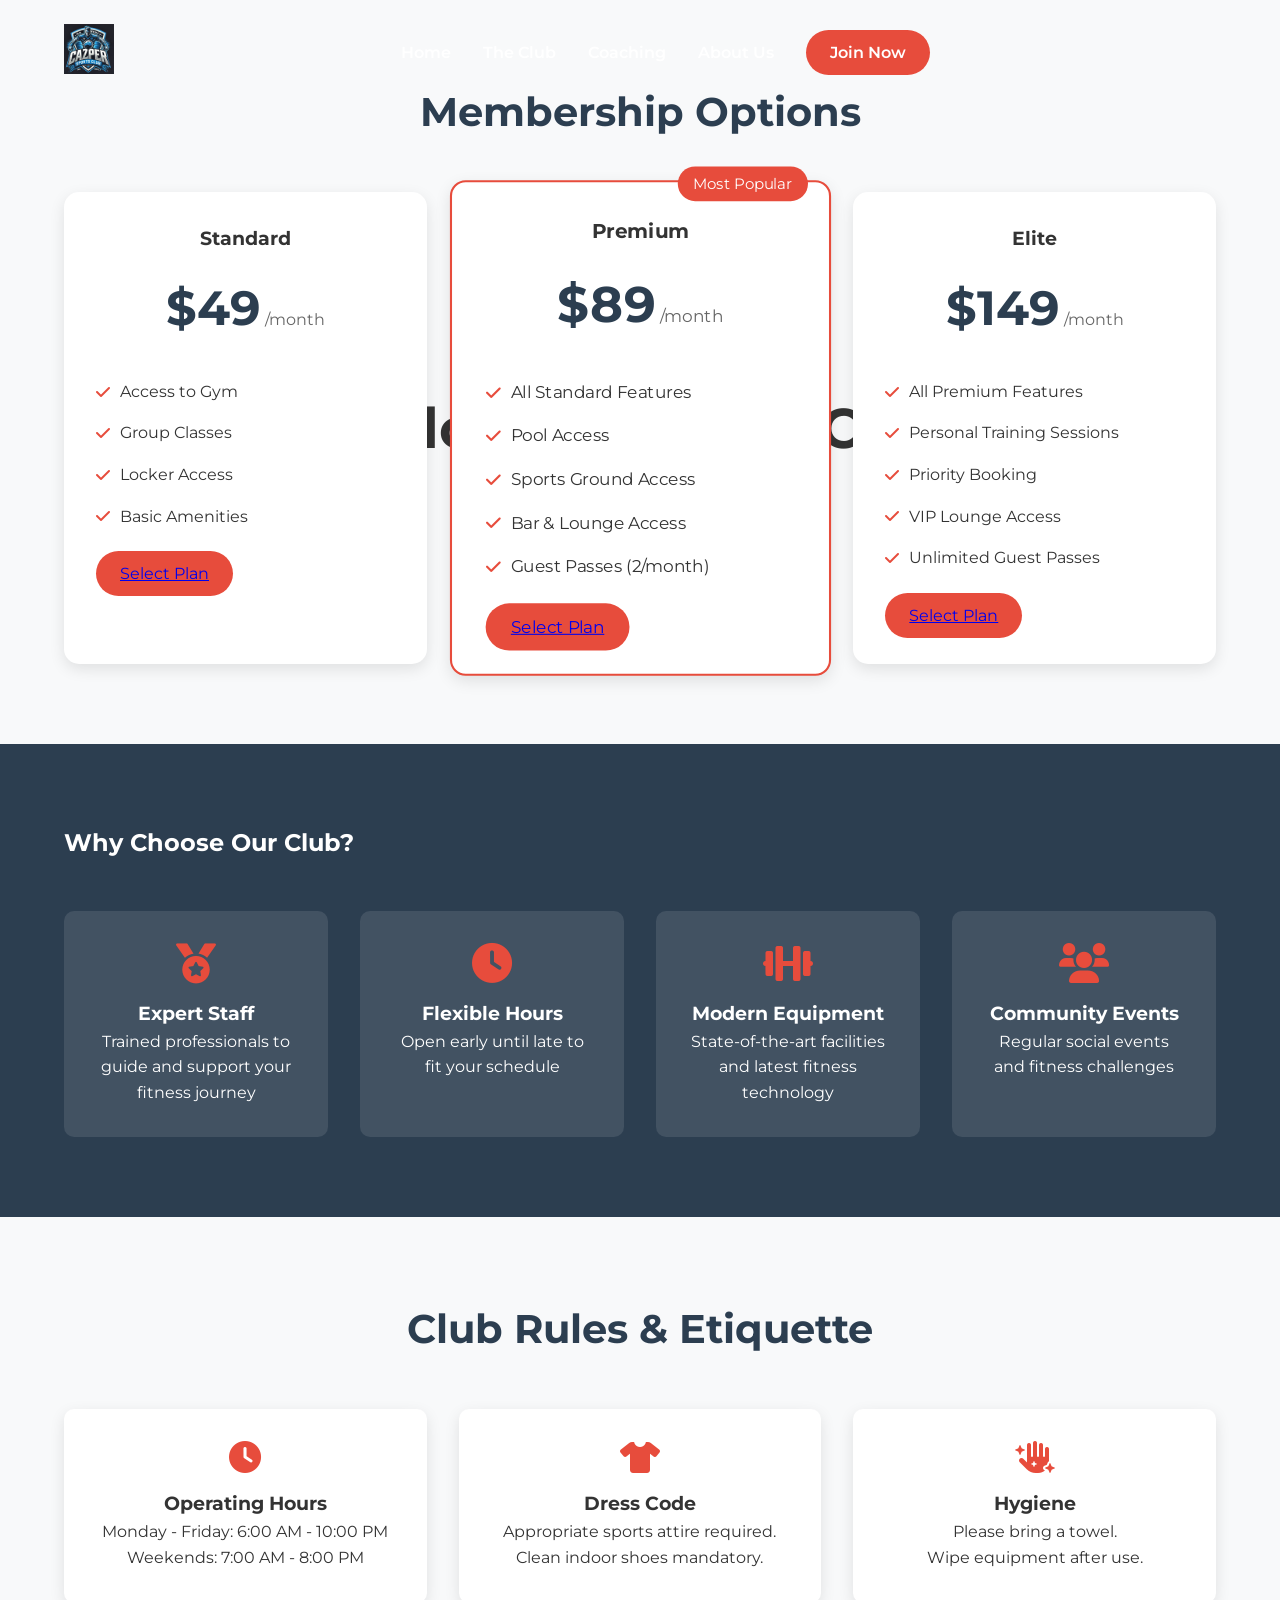
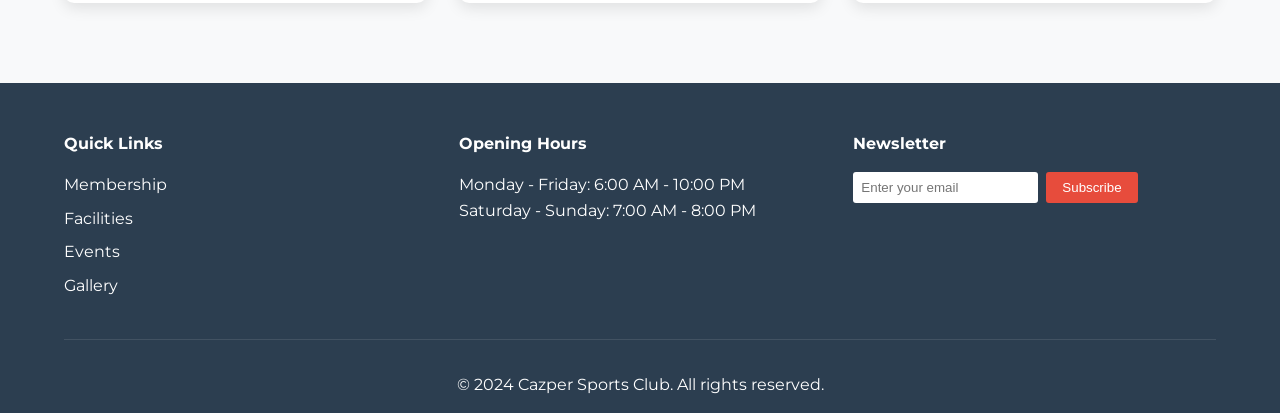
<file: web_project_5922/Cazper-Sports-Club/club.html>
<!DOCTYPE html>
<html lang="en">
<head>
    <meta charset="UTF-8">
    <meta name="viewport" content="width=device-width, initial-scale=1.0">
    <title>The Club - Cazper Sports Club</title>
    <link rel="stylesheet" href="styles.css">
    <link href="https://fonts.googleapis.com/css2?family=Montserrat:wght@400;600;700&display=swap" rel="stylesheet">
    <link rel="stylesheet" href="https://cdnjs.cloudflare.com/ajax/libs/font-awesome/6.0.0/css/all.min.css">
</head>
<body>
    <!-- Loader -->
    <div class="page-loader">
        <div class="loader"></div>
    </div>

    <!-- Hero Section -->
    <header class="club-hero">
        <nav>
            <div class="logo">
                <img src="logo.webp" alt="Cazper Sports Club Logo">
            </div>
            <ul class="nav-links">
                <li><a href="index.html">Home</a></li>
                <li><a href="club.html" class="active">The Club</a></li>
                <li><a href="coaching.html">Coaching</a></li>
                <li><a href="about.html">About Us</a></li>
                <li><a href="#" class="btn-primary">Join Now</a></li>
            </ul>
            <div class="hamburger">
                <span></span>
                <span></span>
                <span></span>
            </div>
        </nav>
        <div class="hero-content">
            <h1>Welcome to Our Club</h1>
            <p>Experience Excellence in Sports and Leisure</p>
        </div>
    </header>

    <!-- Membership Section -->
    <section class="membership">
        <h2 class="section-title">Membership Options</h2>
        <div class="membership-grid">
            <div class="membership-card" data-aos="fade-up">
                <div class="membership-header">
                    <h3>Standard</h3>
                    <div class="price">
                        <span class="amount">$49</span>
                        <span class="period">/month</span>
                    </div>
                </div>
                <ul class="membership-features">
                    <li><i class="fas fa-check"></i> Access to Gym</li>
                    <li><i class="fas fa-check"></i> Group Classes</li>
                    <li><i class="fas fa-check"></i> Locker Access</li>
                    <li><i class="fas fa-check"></i> Basic Amenities</li>
                </ul>
                <a href="#" class="btn-primary">Select Plan</a>
            </div>

            <div class="membership-card featured" data-aos="fade-up" data-aos-delay="100">
                <div class="membership-header">
                    <div class="featured-tag">Most Popular</div>
                    <h3>Premium</h3>
                    <div class="price">
                        <span class="amount">$89</span>
                        <span class="period">/month</span>
                    </div>
                </div>
                <ul class="membership-features">
                    <li><i class="fas fa-check"></i> All Standard Features</li>
                    <li><i class="fas fa-check"></i> Pool Access</li>
                    <li><i class="fas fa-check"></i> Sports Ground Access</li>
                    <li><i class="fas fa-check"></i> Bar & Lounge Access</li>
                    <li><i class="fas fa-check"></i> Guest Passes (2/month)</li>
                </ul>
                <a href="#" class="btn-primary">Select Plan</a>
            </div>

            <div class="membership-card" data-aos="fade-up" data-aos-delay="200">
                <div class="membership-header">
                    <h3>Elite</h3>
                    <div class="price">
                        <span class="amount">$149</span>
                        <span class="period">/month</span>
                    </div>
                </div>
                <ul class="membership-features">
                    <li><i class="fas fa-check"></i> All Premium Features</li>
                    <li><i class="fas fa-check"></i> Personal Training Sessions</li>
                    <li><i class="fas fa-check"></i> Priority Booking</li>
                    <li><i class="fas fa-check"></i> VIP Lounge Access</li>
                    <li><i class="fas fa-check"></i> Unlimited Guest Passes</li>
                </ul>
                <a href="#" class="btn-primary">Select Plan</a>
            </div>
        </div>
    </section>

    <!-- Club Features -->
    <section class="club-features">
        <div class="features-content">
            <h2>Why Choose Our Club?</h2>
            <div class="features-grid">
                <div class="feature-item" data-aos="fade-right">
                    <i class="fas fa-medal"></i>
                    <h3>Expert Staff</h3>
                    <p>Trained professionals to guide and support your fitness journey</p>
                </div>
                <div class="feature-item" data-aos="fade-right" data-aos-delay="100">
                    <i class="fas fa-clock"></i>
                    <h3>Flexible Hours</h3>
                    <p>Open early until late to fit your schedule</p>
                </div>
                <div class="feature-item" data-aos="fade-right" data-aos-delay="200">
                    <i class="fas fa-dumbbell"></i>
                    <h3>Modern Equipment</h3>
                    <p>State-of-the-art facilities and latest fitness technology</p>
                </div>
                <div class="feature-item" data-aos="fade-right" data-aos-delay="300">
                    <i class="fas fa-users"></i>
                    <h3>Community Events</h3>
                    <p>Regular social events and fitness challenges</p>
                </div>
            </div>
        </div>
    </section>

    <!-- Club Rules -->
    <section class="club-rules">
        <h2 class="section-title">Club Rules & Etiquette</h2>
        <div class="rules-container">
            <div class="rule-card" data-aos="fade-up">
                <i class="fas fa-clock"></i>
                <h3>Operating Hours</h3>
                <p>Monday - Friday: 6:00 AM - 10:00 PM<br>
                   Weekends: 7:00 AM - 8:00 PM</p>
            </div>
            <div class="rule-card" data-aos="fade-up" data-aos-delay="100">
                <i class="fas fa-tshirt"></i>
                <h3>Dress Code</h3>
                <p>Appropriate sports attire required.<br>
                   Clean indoor shoes mandatory.</p>
            </div>
            <div class="rule-card" data-aos="fade-up" data-aos-delay="200">
                <i class="fas fa-hand-sparkles"></i>
                <h3>Hygiene</h3>
                <p>Please bring a towel.<br>
                   Wipe equipment after use.</p>
            </div>
        </div>
    </section>

    <!-- Footer -->
    <footer>
        <div class="footer-content">
            <div class="footer-section">
                <h4>Quick Links</h4>
                <ul>
                    <li><a href="#">Membership</a></li>
                    <li><a href="#">Facilities</a></li>
                    <li><a href="#">Events</a></li>
                    <li><a href="#">Gallery</a></li>
                </ul>
            </div>
            <div class="footer-section">
                <h4>Opening Hours</h4>
                <p>Monday - Friday: 6:00 AM - 10:00 PM</p>
                <p>Saturday - Sunday: 7:00 AM - 8:00 PM</p>
            </div>
            <div class="footer-section">
                <h4>Newsletter</h4>
                <form class="newsletter-form">
                    <input type="email" placeholder="Enter your email">
                    <button type="submit">Subscribe</button>
                </form>
            </div>
        </div>
        <div class="footer-bottom">
            <p>&copy; 2024 Cazper Sports Club. All rights reserved.</p>
        </div>
    </footer>

    <script src="scripts.js"></script>
</body>
</html>
</file>
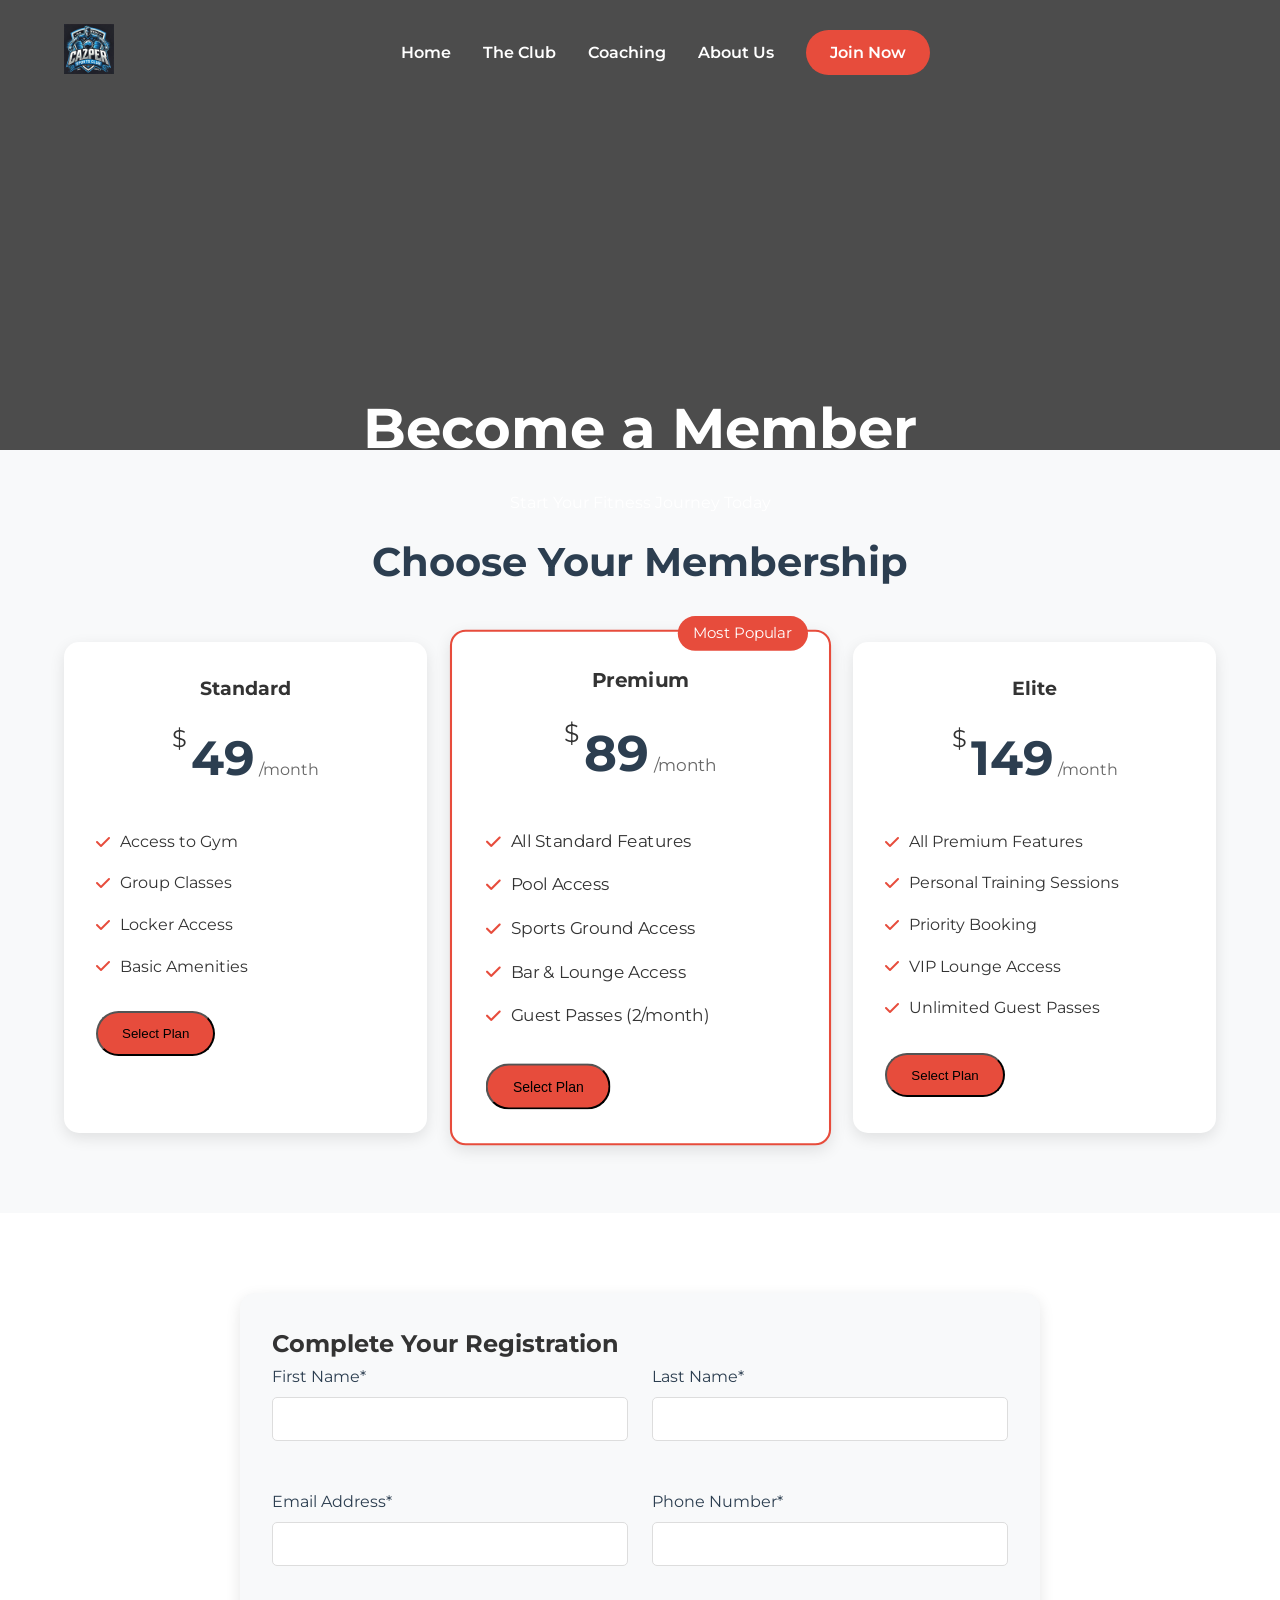
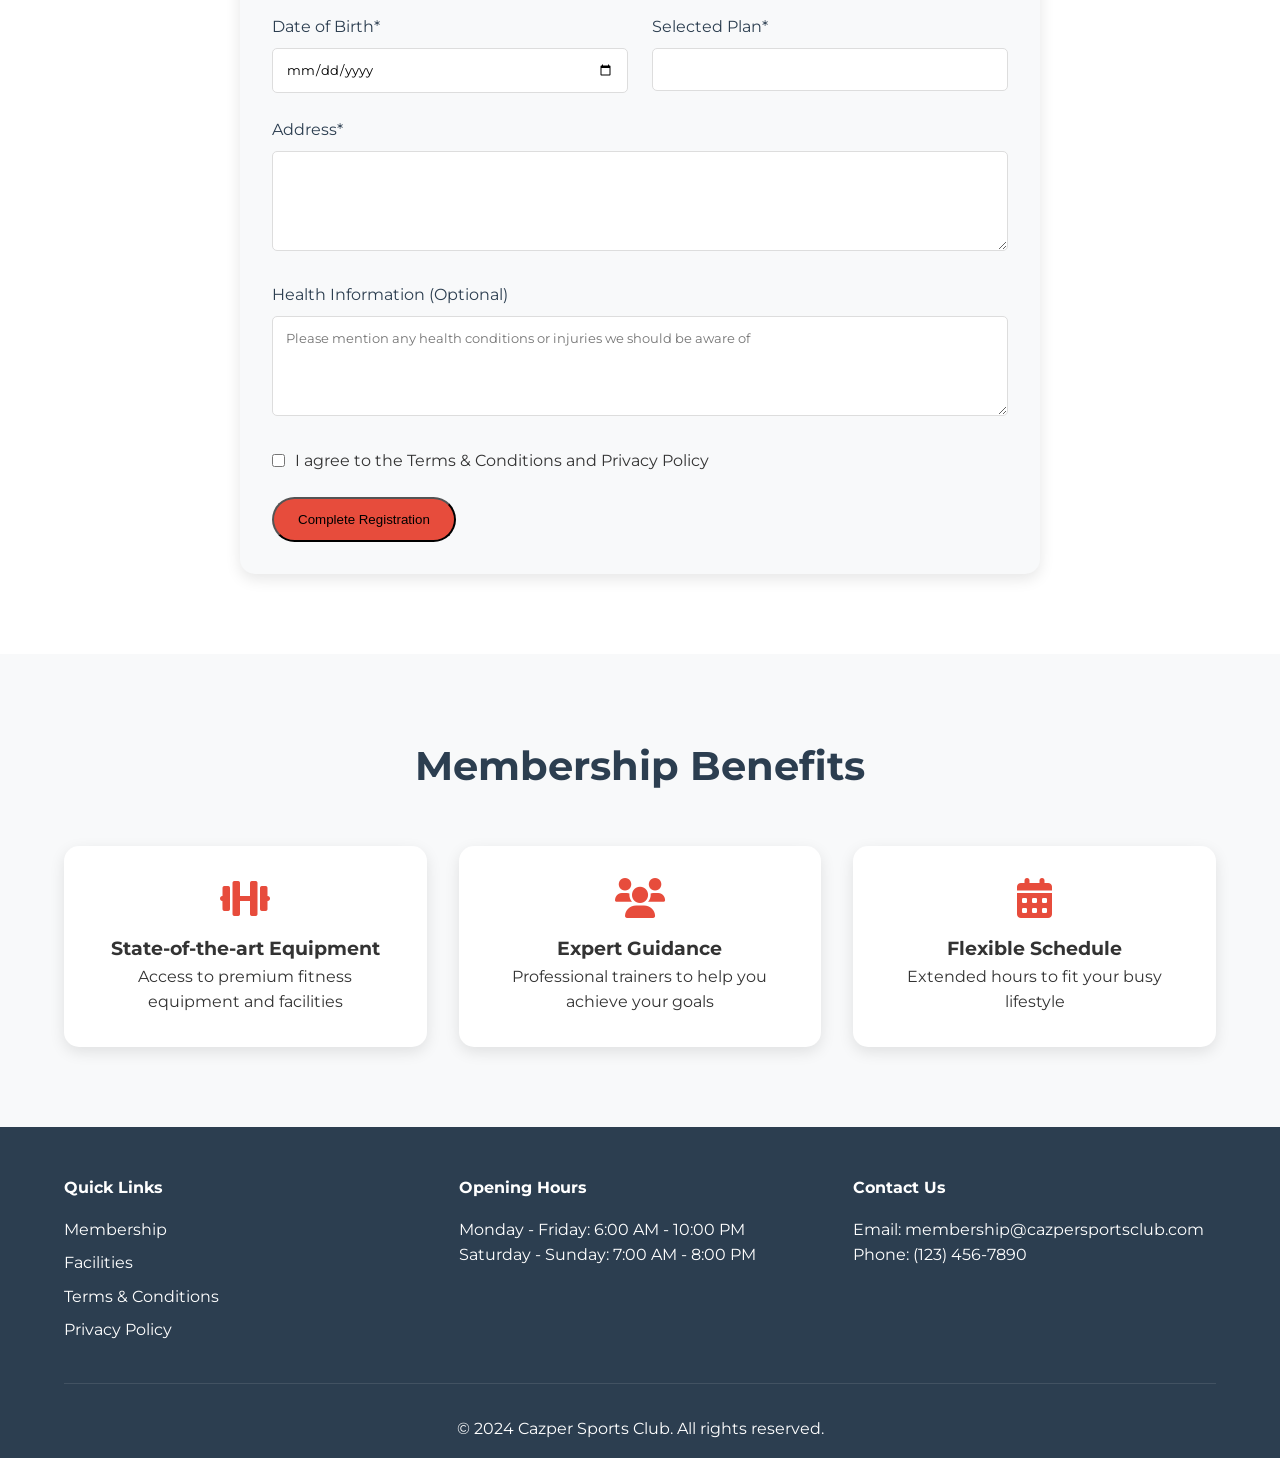
<file: web_project_5922/Cazper-Sports-Club/join.html>
<!DOCTYPE html>
<html lang="en">
<head>
    <meta charset="UTF-8">
    <meta name="viewport" content="width=device-width, initial-scale=1.0">
    <title>Join Now - Cazper Sports Club</title>
    <link rel="stylesheet" href="styles.css">
    <link href="https://fonts.googleapis.com/css2?family=Montserrat:wght@400;600;700&display=swap" rel="stylesheet">
    <link rel="stylesheet" href="https://cdnjs.cloudflare.com/ajax/libs/font-awesome/6.0.0/css/all.min.css">
</head>
<body>
    <!-- Loader -->
    <div class="page-loader">
        <div class="loader"></div>
    </div>

    <!-- Hero Section -->
    <header class="join-hero">
        <nav>
            <div class="logo">
                <img src="logo.webp" alt="Cazper Sports Club Logo">
            </div>
            <ul class="nav-links">
                <li><a href="index.html">Home</a></li>
                <li><a href="club.html">The Club</a></li>
                <li><a href="coaching.html">Coaching</a></li>
                <li><a href="about.html">About Us</a></li>
                <li><a href="join.html" class="btn-primary active">Join Now</a></li>
            </ul>
            <div class="hamburger">
                <span></span>
                <span></span>
                <span></span>
            </div>
        </nav>
        <div class="hero-content">
            <h1>Become a Member</h1>
            <p>Start Your Fitness Journey Today</p>
        </div>
    </header>

    <!-- Membership Plans Section -->
    <section class="membership-plans">
        <h2 class="section-title">Choose Your Membership</h2>
        <div class="plans-grid">
            <div class="plan-card" data-aos="fade-up">
                <div class="plan-header">
                    <h3>Standard</h3>
                    <div class="plan-price">
                        <span class="currency">$</span>
                        <span class="amount">49</span>
                        <span class="period">/month</span>
                    </div>
                </div>
                <ul class="plan-features">
                    <li><i class="fas fa-check"></i> Access to Gym</li>
                    <li><i class="fas fa-check"></i> Group Classes</li>
                    <li><i class="fas fa-check"></i> Locker Access</li>
                    <li><i class="fas fa-check"></i> Basic Amenities</li>
                </ul>
                <button class="btn-primary select-plan" data-plan="standard">Select Plan</button>
            </div>

            <div class="plan-card featured" data-aos="fade-up" data-aos-delay="100">
                <div class="featured-tag">Most Popular</div>
                <div class="plan-header">
                    <h3>Premium</h3>
                    <div class="plan-price">
                        <span class="currency">$</span>
                        <span class="amount">89</span>
                        <span class="period">/month</span>
                    </div>
                </div>
                <ul class="plan-features">
                    <li><i class="fas fa-check"></i> All Standard Features</li>
                    <li><i class="fas fa-check"></i> Pool Access</li>
                    <li><i class="fas fa-check"></i> Sports Ground Access</li>
                    <li><i class="fas fa-check"></i> Bar & Lounge Access</li>
                    <li><i class="fas fa-check"></i> Guest Passes (2/month)</li>
                </ul>
                <button class="btn-primary select-plan" data-plan="premium">Select Plan</button>
            </div>

            <div class="plan-card" data-aos="fade-up" data-aos-delay="200">
                <div class="plan-header">
                    <h3>Elite</h3>
                    <div class="plan-price">
                        <span class="currency">$</span>
                        <span class="amount">149</span>
                        <span class="period">/month</span>
                    </div>
                </div>
                <ul class="plan-features">
                    <li><i class="fas fa-check"></i> All Premium Features</li>
                    <li><i class="fas fa-check"></i> Personal Training Sessions</li>
                    <li><i class="fas fa-check"></i> Priority Booking</li>
                    <li><i class="fas fa-check"></i> VIP Lounge Access</li>
                    <li><i class="fas fa-check"></i> Unlimited Guest Passes</li>
                </ul>
                <button class="btn-primary select-plan" data-plan="elite">Select Plan</button>
            </div>
        </div>
    </section>

    <!-- Registration Form Section -->
    <section class="registration-form" id="registration">
        <div class="form-container">
            <h2>Complete Your Registration</h2>
            <form id="joinForm" data-aos="fade-up">
                <div class="form-grid">
                    <div class="form-group">
                        <label for="firstName">First Name*</label>
                        <input type="text" id="firstName" required>
                    </div>
                    <div class="form-group">
                        <label for="lastName">Last Name*</label>
                        <input type="text" id="lastName" required>
                    </div>
                    <div class="form-group">
                        <label for="email">Email Address*</label>
                        <input type="email" id="email" required>
                    </div>
                    <div class="form-group">
                        <label for="phone">Phone Number*</label>
                        <input type="tel" id="phone" required>
                    </div>
                    <div class="form-group">
                        <label for="dob">Date of Birth*</label>
                        <input type="date" id="dob" required>
                    </div>
                    <div class="form-group">
                        <label for="selectedPlan">Selected Plan*</label>
                        <input type="text" id="selectedPlan" readonly>
                    </div>
                </div>

                <div class="form-group full-width">
                    <label for="address">Address*</label>
                    <textarea id="address" required></textarea>
                </div>

                <div class="form-group full-width">
                    <label for="healthInfo">Health Information (Optional)</label>
                    <textarea id="healthInfo" placeholder="Please mention any health conditions or injuries we should be aware of"></textarea>
                </div>

                <div class="form-checkbox">
                    <input type="checkbox" id="terms" required>
                    <label for="terms">I agree to the Terms & Conditions and Privacy Policy</label>
                </div>

                <button type="submit" class="btn-primary">Complete Registration</button>
            </form>
        </div>
    </section>

    <!-- Benefits Section -->
    <section class="benefits">
        <h2 class="section-title">Membership Benefits</h2>
        <div class="benefits-grid">
            <div class="benefit-card" data-aos="fade-up">
                <i class="fas fa-dumbbell"></i>
                <h3>State-of-the-art Equipment</h3>
                <p>Access to premium fitness equipment and facilities</p>
            </div>
            <div class="benefit-card" data-aos="fade-up" data-aos-delay="100">
                <i class="fas fa-users"></i>
                <h3>Expert Guidance</h3>
                <p>Professional trainers to help you achieve your goals</p>
            </div>
            <div class="benefit-card" data-aos="fade-up" data-aos-delay="200">
                <i class="fas fa-calendar-alt"></i>
                <h3>Flexible Schedule</h3>
                <p>Extended hours to fit your busy lifestyle</p>
            </div>
        </div>
    </section>

    <!-- Footer -->
    <footer>
        <div class="footer-content">
            <div class="footer-section">
                <h4>Quick Links</h4>
                <ul>
                    <li><a href="#">Membership</a></li>
                    <li><a href="#">Facilities</a></li>
                    <li><a href="#">Terms & Conditions</a></li>
                    <li><a href="#">Privacy Policy</a></li>
                </ul>
            </div>
            <div class="footer-section">
                <h4>Opening Hours</h4>
                <p>Monday - Friday: 6:00 AM - 10:00 PM</p>
                <p>Saturday - Sunday: 7:00 AM - 8:00 PM</p>
            </div>
            <div class="footer-section">
                <h4>Contact Us</h4>
                <p>Email: membership@cazpersportsclub.com</p>
                <p>Phone: (123) 456-7890</p>
            </div>
        </div>
        <div class="footer-bottom">
            <p>&copy; 2024 Cazper Sports Club. All rights reserved.</p>
        </div>
    </footer>

    <script src="scripts.js"></script>
</body>
</html>
</file>
<file: web_project_5922/Cazper-Sports-Club/styles.css>
:root {
    --primary-color: #2c3e50;
    --secondary-color: #e74c3c;
    --accent-color: #3498db;
    --text-color: #333;
    --light-bg: #f8f9fa;
    --white: #ffffff;
}

* {
    margin: 0;
    padding: 0;
    box-sizing: border-box;
}

body {
    font-family: 'Montserrat', sans-serif;
    line-height: 1.6;
    color: var(--text-color);
}

/* Hero Section */
.hero {
    height: 100vh;
    background: linear-gradient(rgba(0,0,0,0.5), rgba(0,0,0,0.5)), url('background.jpeg');
    background-size: cover;
    background-position: center;
    color: var(--white);
}

nav {
    padding: 1.5rem 5%;
    display: flex;
    justify-content: space-between;
    align-items: center;
    position: fixed;
    width: 100%;
    z-index: 1000;
    transition: 0.3s;
    background: transparent;
}

nav.scrolled {
    background: var(--primary-color);
    box-shadow: 0 2px 10px rgba(0,0,0,0.1);
}

.logo img {
    height: 50px;
}

.nav-links {
    display: flex;
    list-style: none;
    gap: 2rem;
}

.nav-links a {
    color: var(--white);
    text-decoration: none;
    font-weight: 600;
    transition: 0.3s;
}

.btn-primary {
    background: var(--secondary-color);
    padding: 0.8rem 1.5rem;
    border-radius: 30px;
    transition: 0.3s;
}

.btn-primary:hover {
    background: #c0392b;
    transform: translateY(-2px);
}

.hero-content {
    position: absolute;
    top: 50%;
    left: 50%;
    transform: translate(-50%, -50%);
    text-align: center;
    
}

.hero-content h1 {
    font-size: 3.5rem;
    margin-bottom: 1rem;
}

/* Facilities Section */
.facilities {
    padding: 5rem 5%;
    background: var(--light-bg);
}

.section-title {
    text-align: center;
    margin-bottom: 3rem;
    font-size: 2.5rem;
    color: var(--primary-color);
}

.facility-grid {
    display: grid;
    grid-template-columns: repeat(auto-fit, minmax(300px, 1fr));
    gap: 2rem;
}

.facility-card {
    background: var(--white);
    border-radius: 10px;
    overflow: hidden;
    box-shadow: 0 5px 15px rgba(0,0,0,0.1);
    transition: 0.3s;
    opacity: 0;
    transform: translateY(20px);
    transition: all 0.6s ease-out;
}

.facility-card.animate {
    opacity: 1;
    transform: translateY(0);
}

.facility-card:hover {
    transform: translateY(-10px);
}

.facility-image img {
    width: 100%;
    height: 250px;
    object-fit: cover;
    transition: transform 0.5s ease;
}

.facility-content {
    padding: 1.5rem;
}

.facility-content h3 {
    color: var(--primary-color);
    margin-bottom: 1rem;
}

.btn-secondary {
    display: inline-block;
    padding: 0.5rem 1rem;
    margin-top: 1rem;
    color: var(--secondary-color);
    text-decoration: none;
    border: 2px solid var(--secondary-color);
    border-radius: 20px;
    transition: 0.3s;
}

.btn-secondary:hover {
    background: var(--secondary-color);
    color: var(--white);
}

/* History Section */
.history.parallax {
    background: linear-gradient(rgba(0,0,0,0.7), rgba(0,0,0,0.7)), url('images/history-bg.jpg');
    background-attachment: fixed;
    background-size: cover;
    background-position: center;
    padding: 5rem 5%;
    color: var(--white);
}

.history-content {
    max-width: 800px;
    margin: 0 auto;
    text-align: center;
    opacity: 0;
    transform: scale(0.9);
    transition: all 0.8s ease-out;
}

.history-content.animate {
    opacity: 1;
    transform: scale(1);
}

/* Contact Section */
.contact {
    padding: 5rem 5%;
    background: var(--light-bg);
}

.contact-container {
    display: grid;
    grid-template-columns: 1fr 1fr;
    gap: 3rem;
    max-width: 1200px;
    margin: 0 auto;
    opacity: 0;
    transform: translateY(20px);
    transition: all 0.6s ease-out;
}

.contact-container.animate {
    opacity: 1;
    transform: translateY(0);
}

.contact-info {
    padding: 2rem;
}

.info-item {
    display: flex;
    align-items: center;
    margin: 1.5rem 0;
}

.info-item i {
    font-size: 1.5rem;
    color: var(--secondary-color);
    margin-right: 1rem;
}

.social-links {
    margin-top: 2rem;
}

.social-links a {
    color: var(--primary-color);
    font-size: 1.5rem;
    margin-right: 1rem;
    transition: 0.3s;
}

.social-links a:hover {
    color: var(--secondary-color);
}

.contact-form form {
    display: flex;
    flex-direction: column;
    gap: 1rem;
}

.contact-form input,
.contact-form textarea {
    padding: 1rem;
    border: 1px solid #ddd;
    border-radius: 5px;
}

.contact-form textarea {
    height: 150px;
}

/* Footer */
footer {
    background: var(--primary-color);
    color: var(--white);
    padding: 3rem 5% 1rem;
}

.footer-content {
    display: grid;
    grid-template-columns: repeat(auto-fit, minmax(250px, 1fr));
    gap: 2rem;
    margin-bottom: 2rem;
}

.footer-section h4 {
    margin-bottom: 1rem;
}

.footer-section ul {
    list-style: none;
}

.footer-section ul li {
    margin-bottom: 0.5rem;
}

.footer-section a {
    color: var(--white);
    text-decoration: none;
    transition: 0.3s;
}

.footer-section a:hover {
    color: var(--secondary-color);
}

.newsletter-form {
    display: flex;
    gap: 0.5rem;
}

.newsletter-form input {
    padding: 0.5rem;
    border: none;
    border-radius: 3px;
}

.newsletter-form button {
    background: var(--secondary-color);
    color: var(--white);
    border: none;
    padding: 0.5rem 1rem;
    border-radius: 3px;
    cursor: pointer;
    transition: 0.3s;
}

.newsletter-form button:hover {
    background: #c0392b;
}

.footer-bottom {
    text-align: center;
    padding-top: 2rem;
    border-top: 1px solid rgba(255,255,255,0.1);
}

/* Responsive Design */
@media (max-width: 768px) {
    .nav-links {
        display: none;
    }
    
    .hamburger {
        display: block;
    }
    
    .hero-content h1 {
        font-size: 2.5rem;
    }
    
    .contact-container {
        grid-template-columns: 1fr;
    }
}

/* Animations */
@keyframes fadeIn {
    from { opacity: 0; transform: translateY(20px); }
    to { opacity: 1; transform: translateY(0); }
}

@keyframes slideIn {
    from { transform: translateX(-100px); opacity: 0; }
    to { transform: translateX(0); opacity: 1; }
}

@keyframes scaleIn {
    from { transform: scale(0.9); opacity: 0; }
    to { transform: scale(1); opacity: 1; }
}

/* Animation classes */
.facility-card {
    opacity: 0;
    transform: translateY(20px);
    transition: all 0.6s ease-out;
}

.facility-card.animate {
    opacity: 1;
    transform: translateY(0);
}

.history-content {
    opacity: 0;
    transform: scale(0.9);
    transition: all 0.8s ease-out;
}

.history-content.animate {
    opacity: 1;
    transform: scale(1);
}

.contact-container {
    opacity: 0;
    transform: translateY(20px);
    transition: all 0.6s ease-out;
}

.contact-container.animate {
    opacity: 1;
    transform: translateY(0);
}

/* Enhanced Facility Cards */
.facility-image {
    position: relative;
    height: 300px;
    overflow: hidden;
}

.facility-image img {
    width: 100%;
    height: 100%;
    object-fit: cover;
    transition: transform 0.5s ease;
}

.facility-overlay {
    position: absolute;
    top: 20px;
    right: 20px;
    z-index: 2;
}

.facility-tag {
    background: var(--secondary-color);
    color: var(--white);
    padding: 8px 16px;
    border-radius: 20px;
    font-size: 0.9rem;
    font-weight: 600;
    box-shadow: 0 2px 10px rgba(0,0,0,0.2);
}

.facility-content {
    padding: 2rem;
}

.facility-content h3 {
    display: flex;
    align-items: center;
    gap: 10px;
    color: var(--primary-color);
    margin-bottom: 1.5rem;
}

.facility-content h3 i {
    color: var(--secondary-color);
}

.facility-features {
    list-style: none;
    margin-bottom: 1.5rem;
}

.facility-features li {
    position: relative;
    padding-left: 1.5rem;
    margin-bottom: 0.5rem;
    color: #666;
}

.facility-features li::before {
    content: "•";
    color: var(--secondary-color);
    position: absolute;
    left: 0;
    font-weight: bold;
}

/* Hover Effects */
.facility-card:hover {
    transform: translateY(-10px);
}

.facility-card:hover .facility-image img {
    transform: scale(1.1);
}

/* Responsive adjustments */
@media (max-width: 768px) {
    .facility-grid {
        grid-template-columns: 1fr;
        padding: 0 1rem;
    }
    
    .facility-image {
        height: 250px;
    }
}

/* Loading animation for images */
.loading {
    position: relative;
    background: #f0f0f0;
}

.loading::after {
    content: "";
    position: absolute;
    top: 0;
    left: 0;
    width: 100%;
    height: 100%;
    background: linear-gradient(90deg, transparent, rgba(255,255,255,0.2), transparent);
    animation: loading 1.5s infinite;
}

@keyframes loading {
    0% { transform: translateX(-100%); }
    100% { transform: translateX(100%); }
}

<!-- Add this just before the closing </body> tag -->
<script src="https://unpkg.com/aos@2.3.1/dist/aos.js"></script>
<script src="scripts.js"></script>

/* Club Page Specific Styles */
.club-hero {
    height: 60vh;
    background: linear-gradient(rgba(0,0,0,0.6), rgba(0,0,0,0.6)), 
                url('https://images.unsplash.com/photo-1534438327276-14e5300c3a48?q=80&w=2070&auto=format&fit=crop');
    background-size: cover;
    background-position: center;
    color: var(--white);
}

/* Membership Section */
.membership {
    padding: 5rem 5%;
    background: var(--light-bg);
}

.membership-grid {
    display: grid;
    grid-template-columns: repeat(auto-fit, minmax(300px, 1fr));
    gap: 2rem;
    max-width: 1200px;
    margin: 0 auto;
}

.membership-card {
    background: var(--white);
    border-radius: 15px;
    padding: 2rem;
    box-shadow: 0 5px 15px rgba(0,0,0,0.1);
    transition: all 0.3s ease;
    position: relative;
}

.membership-card.featured {
    transform: scale(1.05);
    border: 2px solid var(--secondary-color);
}

.featured-tag {
    position: absolute;
    top: -15px;
    right: 20px;
    background: var(--secondary-color);
    color: var(--white);
    padding: 5px 15px;
    border-radius: 20px;
    font-size: 0.9rem;
}

.membership-header {
    text-align: center;
    margin-bottom: 2rem;
}

.price {
    margin: 1rem 0;
}

.amount {
    font-size: 2.5rem;
    font-weight: 700;
    color: var(--primary-color);
}

.period {
    color: #666;
}

.membership-features {
    list-style: none;
    margin-bottom: 2rem;
}

.membership-features li {
    margin-bottom: 1rem;
    display: flex;
    align-items: center;
    gap: 10px;
}

.membership-features i {
    color: var(--secondary-color);
}

/* Club Features */
.club-features {
    padding: 5rem 5%;
    background: var(--primary-color);
    color: var(--white);
}

.features-content {
    max-width: 1200px;
    margin: 0 auto;
}

.features-grid {
    display: grid;
    grid-template-columns: repeat(auto-fit, minmax(250px, 1fr));
    gap: 2rem;
    margin-top: 3rem;
}

.feature-item {
    text-align: center;
    padding: 2rem;
    background: rgba(255,255,255,0.1);
    border-radius: 10px;
    transition: all 0.3s ease;
}

.feature-item:hover {
    transform: translateY(-10px);
    background: rgba(255,255,255,0.2);
}

.feature-item i {
    font-size: 2.5rem;
    color: var(--secondary-color);
    margin-bottom: 1rem;
}

/* Club Rules */
.club-rules {
    padding: 5rem 5%;
    background: var(--light-bg);
}

.rules-container {
    display: grid;
    grid-template-columns: repeat(auto-fit, minmax(300px, 1fr));
    gap: 2rem;
    max-width: 1200px;
    margin: 0 auto;
}

.rule-card {
    background: var(--white);
    padding: 2rem;
    border-radius: 10px;
    text-align: center;
    box-shadow: 0 5px 15px rgba(0,0,0,0.1);
}

.rule-card i {
    font-size: 2rem;
    color: var(--secondary-color);
    margin-bottom: 1rem;
}

/* Responsive Adjustments */
@media (max-width: 768px) {
    .membership-card.featured {
        transform: scale(1);
    }
    
    .features-grid {
        grid-template-columns: 1fr;
    }
}

/* Coaching Page Specific Styles */
.coaching-hero {
    height: 60vh;
    background: linear-gradient(rgba(0,0,0,0.6), rgba(0,0,0,0.6)), 
                url('https://images.unsplash.com/photo-1571019613454-1cb2f99b2d8b?w=2000');
    background-size: cover;
    background-position: center;
    color: var(--white);
}

/* Coaches Section */
.coaches {
    padding: 5rem 5%;
    background: var(--light-bg);
}

.coaches-grid {
    display: grid;
    grid-template-columns: repeat(auto-fit, minmax(300px, 1fr));
    gap: 2rem;
    max-width: 1200px;
    margin: 0 auto;
}

.coach-card {
    background: var(--white);
    border-radius: 15px;
    overflow: hidden;
    box-shadow: 0 5px 15px rgba(0,0,0,0.1);
    transition: all 0.3s ease;
}

.coach-image {
    position: relative;
    height: 300px;
    overflow: hidden;
}

.coach-image img {
    width: 100%;
    height: 100%;
    object-fit: cover;
    transition: transform 0.3s ease;
}

.coach-overlay {
    position: absolute;
    top: 0;
    left: 0;
    width: 100%;
    height: 100%;
    background: rgba(0,0,0,0.5);
    display: flex;
    align-items: center;
    justify-content: center;
    opacity: 0;
    transition: opacity 0.3s ease;
}

.coach-social a {
    color: var(--white);
    font-size: 1.5rem;
    margin: 0 10px;
    transition: transform 0.3s ease;
}

.coach-social a:hover {
    transform: translateY(-5px);
}

.coach-card:hover .coach-overlay {
    opacity: 1;
}

.coach-card:hover .coach-image img {
    transform: scale(1.1);
}

.coach-info {
    padding: 1.5rem;
    text-align: center;
}

.coach-title {
    color: var(--secondary-color);
    font-weight: 600;
    display: block;
    margin: 0.5rem 0;
}

/* Programs Section */
.programs {
    padding: 5rem 5%;
    background: var(--white);
}

.programs-grid {
    display: grid;
    grid-template-columns: repeat(auto-fit, minmax(300px, 1fr));
    gap: 2rem;
    max-width: 1200px;
    margin: 0 auto;
}

.program-card {
    padding: 2rem;
    background: var(--light-bg);
    border-radius: 15px;
    text-align: center;
    transition: all 0.3s ease;
}

.program-card:hover {
    transform: translateY(-10px);
    box-shadow: 0 5px 15px rgba(0,0,0,0.1);
}

.program-icon {
    font-size: 2.5rem;
    color: var(--secondary-color);
    margin-bottom: 1rem;
}

.program-details {
    list-style: none;
    margin: 1.5rem 0;
}

.program-details li {
    margin: 0.5rem 0;
    color: #666;
}

/* Testimonials Section */
.testimonials {
    padding: 5rem 5%;
    background: var(--light-bg);
}

.testimonials-grid {
    display: grid;
    grid-template-columns: repeat(auto-fit, minmax(300px, 1fr));
    gap: 2rem;
    max-width: 1200px;
    margin: 0 auto;
}

.testimonial-card {
    background: var(--white);
    padding: 2rem;
    border-radius: 15px;
    box-shadow: 0 5px 15px rgba(0,0,0,0.1);
}

.testimonial-content {
    margin-bottom: 1.5rem;
}

.testimonial-content i {
    color: var(--secondary-color);
    font-size: 1.5rem;
    margin-bottom: 1rem;
}

.testimonial-author {
    display: flex;
    align-items: center;
    gap: 1rem;
}

.testimonial-author img {
    width: 60px;
    height: 60px;
    border-radius: 50%;
    object-fit: cover;
}

.author-info h4 {
    margin-bottom: 0.25rem;
}

.author-info span {
    color: #666;
    font-size: 0.9rem;
}

/* Responsive Adjustments */
@media (max-width: 768px) {
    .coaches-grid,
    .programs-grid,
    .testimonials-grid {
        grid-template-columns: 1fr;
    }
    
    .coach-card {
        max-width: 400px;
        margin: 0 auto;
    }
}

/* About Page Specific Styles */
.about-hero {
    height: 60vh;
    background: linear-gradient(rgba(0,0,0,0.6), rgba(0,0,0,0.6)), 
                url('https://images.unsplash.com/photo-1534438327276-14e5300c3a48?w=2070');
    background-size: cover;
    background-position: center;
    color: var(--white);
}

/* Story Section */
.our-story {
    padding: 5rem 5%;
    background: var(--white);
}

.story-container {
    display: grid;
    grid-template-columns: 1fr 1fr;
    gap: 4rem;
    max-width: 1200px;
    margin: 0 auto;
    align-items: center;
}

.story-image img {
    width: 100%;
    border-radius: 15px;
    box-shadow: 0 5px 15px rgba(0,0,0,0.1);
}

.story-content h2 {
    color: var(--primary-color);
    margin-bottom: 1.5rem;
}

.story-content p {
    margin-bottom: 1.5rem;
    color: #666;
}

.story-stats {
    display: grid;
    grid-template-columns: repeat(3, 1fr);
    gap: 2rem;
    margin-top: 2rem;
}

.stat-item {
    text-align: center;
}

.stat-number {
    display: block;
    font-size: 2.5rem;
    font-weight: 700;
    color: var(--secondary-color);
}

.stat-label {
    color: #666;
    font-size: 0.9rem;
}

/* Mission & Values */
.mission-values {
    padding: 5rem 5%;
    background: var(--light-bg);
}

.mission-container {
    max-width: 1200px;
    margin: 0 auto;
}

.mission-content {
    text-align: center;
    max-width: 800px;
    margin: 0 auto 4rem;
}

.values-grid {
    display: grid;
    grid-template-columns: repeat(auto-fit, minmax(250px, 1fr));
    gap: 2rem;
}

.value-card {
    background: var(--white);
    padding: 2rem;
    border-radius: 15px;
    text-align: center;
    box-shadow: 0 5px 15px rgba(0,0,0,0.1);
    transition: transform 0.3s ease;
}

.value-card:hover {
    transform: translateY(-10px);
}

.value-card i {
    font-size: 2.5rem;
    color: var(--secondary-color);
    margin-bottom: 1rem;
}

/* Team Section */
.team {
    padding: 5rem 5%;
    background: var(--white);
}

.team-grid {
    display: grid;
    grid-template-columns: repeat(auto-fit, minmax(300px, 1fr));
    gap: 2rem;
    max-width: 1200px;
    margin: 0 auto;
}

.team-card {
    background: var(--light-bg);
    border-radius: 15px;
    overflow: hidden;
    box-shadow: 0 5px 15px rgba(0,0,0,0.1);
}

.team-image {
    height: 300px;
    overflow: hidden;
}

.team-image img {
    width: 100%;
    height: 100%;
    object-fit: cover;
    transition: transform 0.3s ease;
}

.team-card:hover .team-image img {
    transform: scale(1.1);
}

.team-info {
    padding: 1.5rem;
    text-align: center;
}

.team-position {
    color: var(--secondary-color);
    display: block;
    margin: 0.5rem 0;
}

/* Achievements Timeline */
.achievements {
    padding: 5rem 5%;
    background: var(--light-bg);
}

.achievements-timeline {
    max-width: 800px;
    margin: 0 auto;
    position: relative;
}

.achievements-timeline::before {
    content: '';
    position: absolute;
    left: 50%;
    transform: translateX(-50%);
    width: 2px;
    height: 100%;
    background: var(--secondary-color);
}

.timeline-item {
    margin: 2rem 0;
    position: relative;
    width: 50%;
}

.timeline-item:nth-child(odd) {
    left: 0;
    padding-right: 3rem;
}

.timeline-item:nth-child(even) {
    left: 50%;
    padding-left: 3rem;
}

.timeline-content {
    background: var(--white);
    padding: 1.5rem;
    border-radius: 10px;
    box-shadow: 0 5px 15px rgba(0,0,0,0.1);
}

/* Contact Section */
.contact-section {
    padding: 5rem 5%;
    background: var(--white);
}

.contact-container {
    display: grid;
    grid-template-columns: 1fr 1fr;
    gap: 3rem;
    max-width: 1200px;
    margin: 0 auto;
}

.contact-map iframe {
    border-radius: 15px;
    box-shadow: 0 5px 15px rgba(0,0,0,0.1);
}

/* Responsive Adjustments */
@media (max-width: 768px) {
    .story-container {
        grid-template-columns: 1fr;
    }

    .contact-container {
        grid-template-columns: 1fr;
    }

    .achievements-timeline::before {
        left: 0;
    }

    .timeline-item {
        width: 100%;
        padding-left: 2rem !important;
    }

    .timeline-item:nth-child(even) {
        left: 0;
    }
}

/* Join Page Specific Styles */
.join-hero {
    height: 50vh;
    background: linear-gradient(rgba(0,0,0,0.7), rgba(0,0,0,0.7)),
                url('https://images.unsplash.com/photo-1534438327276-14e5300c3a48?w=2070');
    background-size: cover;
    background-position: center;
    color: var(--white);
}

/* Membership Plans */
.membership-plans {
    padding: 5rem 5%;
    background: var(--light-bg);
}

.plans-grid {
    display: grid;
    grid-template-columns: repeat(auto-fit, minmax(300px, 1fr));
    gap: 2rem;
    max-width: 1200px;
    margin: 0 auto;
}

.plan-card {
    background: var(--white);
    border-radius: 15px;
    padding: 2rem;
    box-shadow: 0 5px 15px rgba(0,0,0,0.1);
    position: relative;
    transition: transform 0.3s ease;
}

.plan-card.featured {
    border: 2px solid var(--secondary-color);
    transform: scale(1.05);
}

.featured-tag {
    position: absolute;
    top: -15px;
    right: 20px;
    background: var(--secondary-color);
    color: var(--white);
    padding: 5px 15px;
    border-radius: 20px;
    font-size: 0.9rem;
}

.plan-header {
    text-align: center;
    margin-bottom: 2rem;
}

.plan-price {
    margin: 1rem 0;
}

.currency {
    font-size: 1.5rem;
    vertical-align: top;
}

.amount {
    font-size: 3rem;
    font-weight: 700;
}

.period {
    color: #666;
}

.plan-features {
    list-style: none;
    margin-bottom: 2rem;
}

.plan-features li {
    margin-bottom: 1rem;
    display: flex;
    align-items: center;
    gap: 10px;
}

.plan-features i {
    color: var(--secondary-color);
}

/* Registration Form */
.registration-form {
    padding: 5rem 5%;
    background: var(--white);
}

.form-container {
    max-width: 800px;
    margin: 0 auto;
    padding: 2rem;
    background: var(--light-bg);
    border-radius: 15px;
    box-shadow: 0 5px 15px rgba(0,0,0,0.1);
}

.form-grid {
    display: grid;
    grid-template-columns: repeat(2, 1fr);
    gap: 1.5rem;
}

.form-group {
    margin-bottom: 1.5rem;
}

.form-group.full-width {
    grid-column: 1 / -1;
}

.form-group label {
    display: block;
    margin-bottom: 0.5rem;
    color: var(--primary-color);
}

.form-group input,
.form-group textarea {
    width: 100%;
    padding: 0.8rem;
    border: 1px solid #ddd;
    border-radius: 5px;
    font-family: inherit;
}

.form-group textarea {
    height: 100px;
    resize: vertical;
}

.form-checkbox {
    margin: 1.5rem 0;
    display: flex;
    align-items: center;
    gap: 10px;
}

/* Benefits Section */
.benefits {
    padding: 5rem 5%;
    background: var(--light-bg);
}

.benefits-grid {
    display: grid;
    grid-template-columns: repeat(auto-fit, minmax(250px, 1fr));
    gap: 2rem;
    max-width: 1200px;
    margin: 0 auto;
}

.benefit-card {
    background: var(--white);
    padding: 2rem;
    border-radius: 15px;
    text-align: center;
    box-shadow: 0 5px 15px rgba(0,0,0,0.1);
    transition: transform 0.3s ease;
}

.benefit-card:hover {
    transform: translateY(-10px);
}

.benefit-card i {
    font-size: 2.5rem;
    color: var(--secondary-color);
    margin-bottom: 1rem;
}

/* Responsive Adjustments */
@media (max-width: 768px) {
    .form-grid {
        grid-template-columns: 1fr;
    }

    .plan-card.featured {
        transform: scale(1);
    }
}

.form-response {
    margin-bottom: 20px;
}

.success-message {
    background-color: #d4edda;
    color: #155724;
    border: 1px solid #c3e6cb;
    border-radius: 4px;
    padding: 15px;
    margin-bottom: 20px;
}

.error-message {
    background-color: #f8d7da;
    color: #721c24;
    border: 1px solid #f5c6cb;
    border-radius: 4px;
    padding: 15px;
    margin-bottom: 20px;
}

.plan-card.selected {
    border: 2px solid var(--primary-color);
    transform: scale(1.02);
    box-shadow: 0 10px 20px rgba(0,0,0,0.15);
}
</file>
